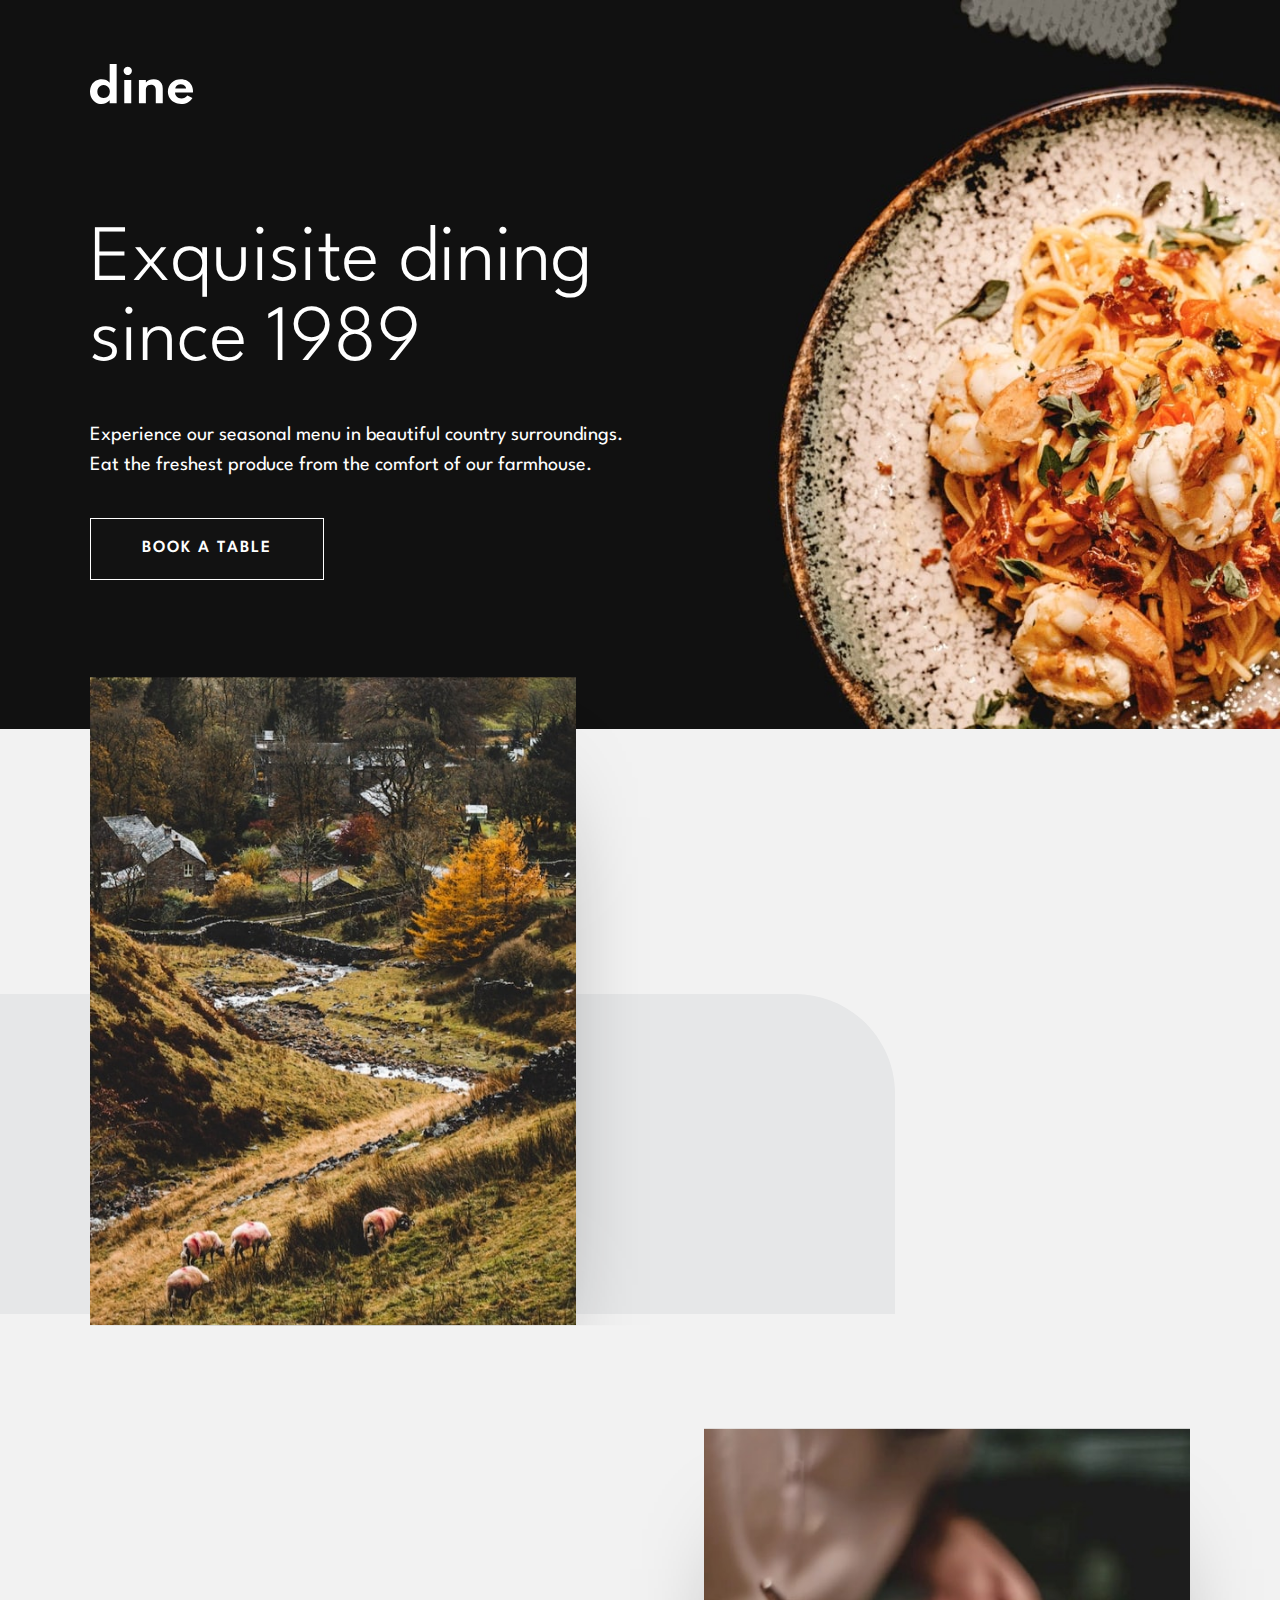
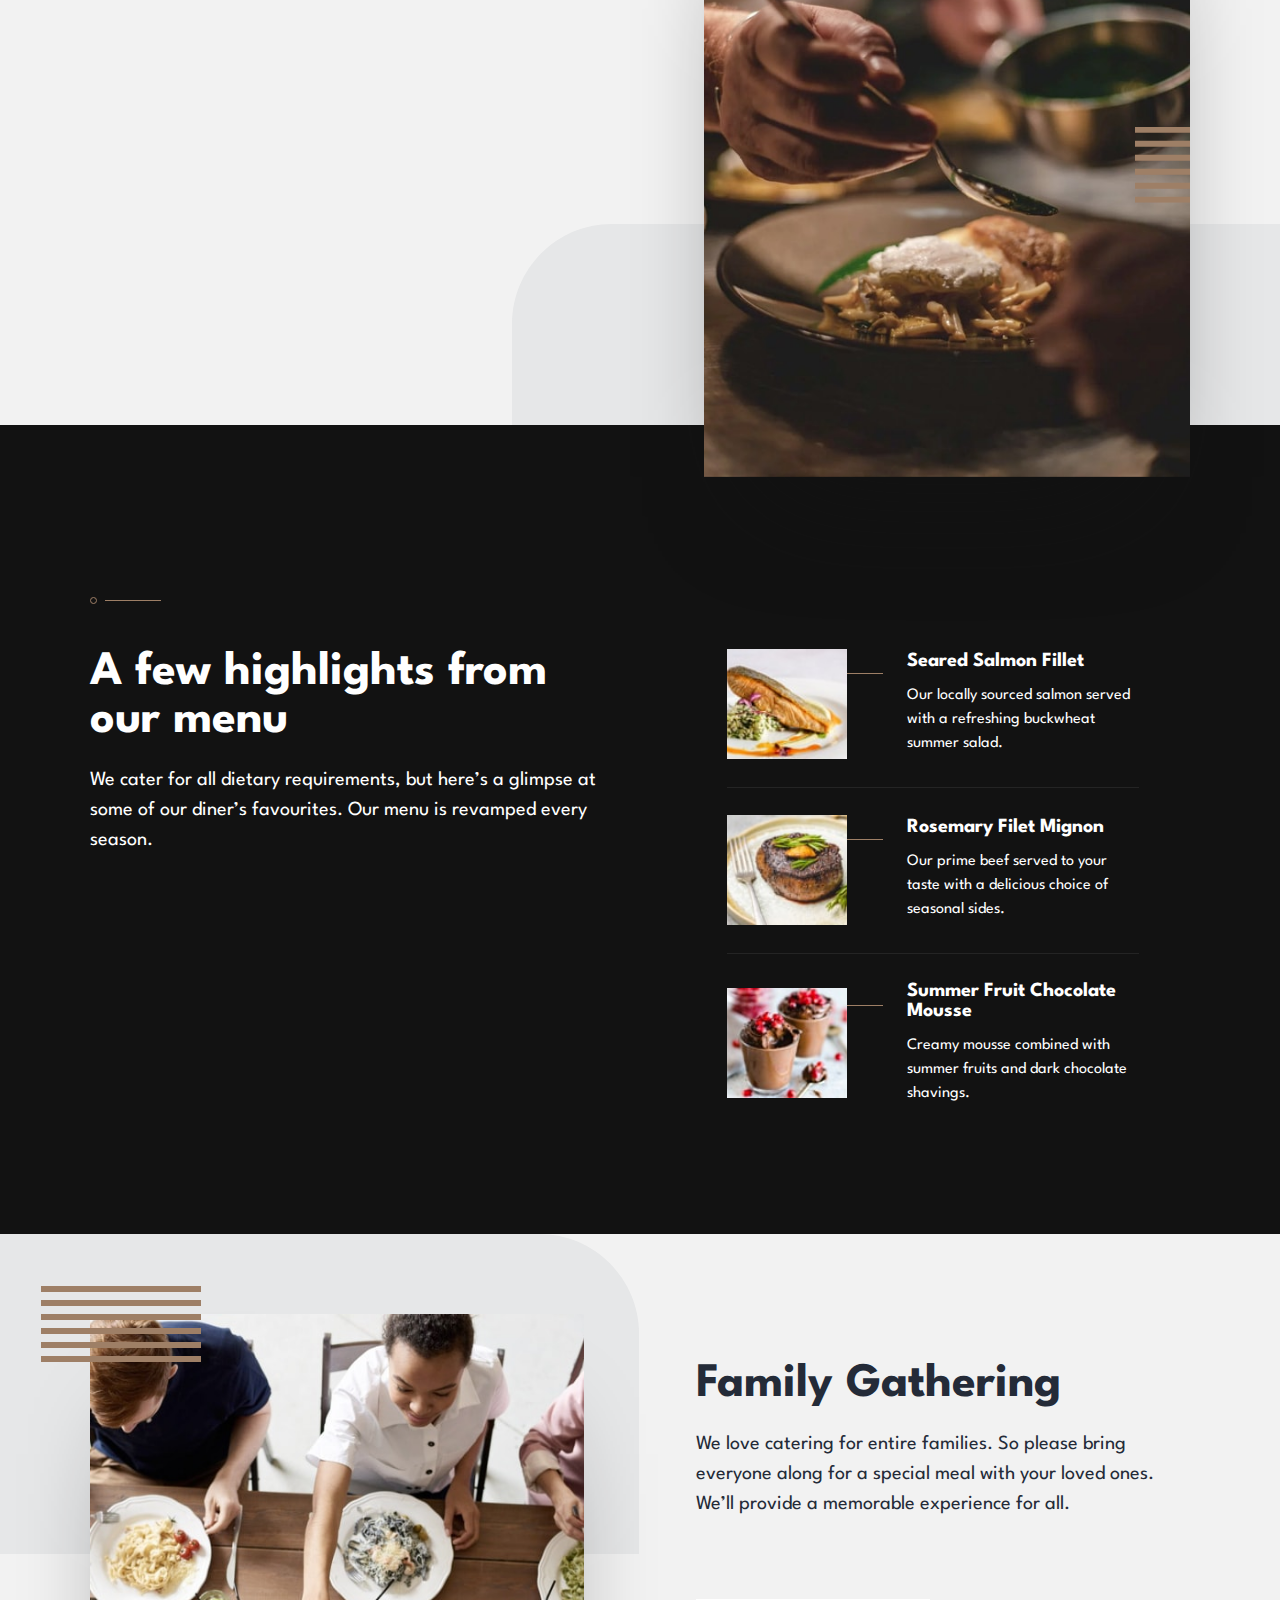
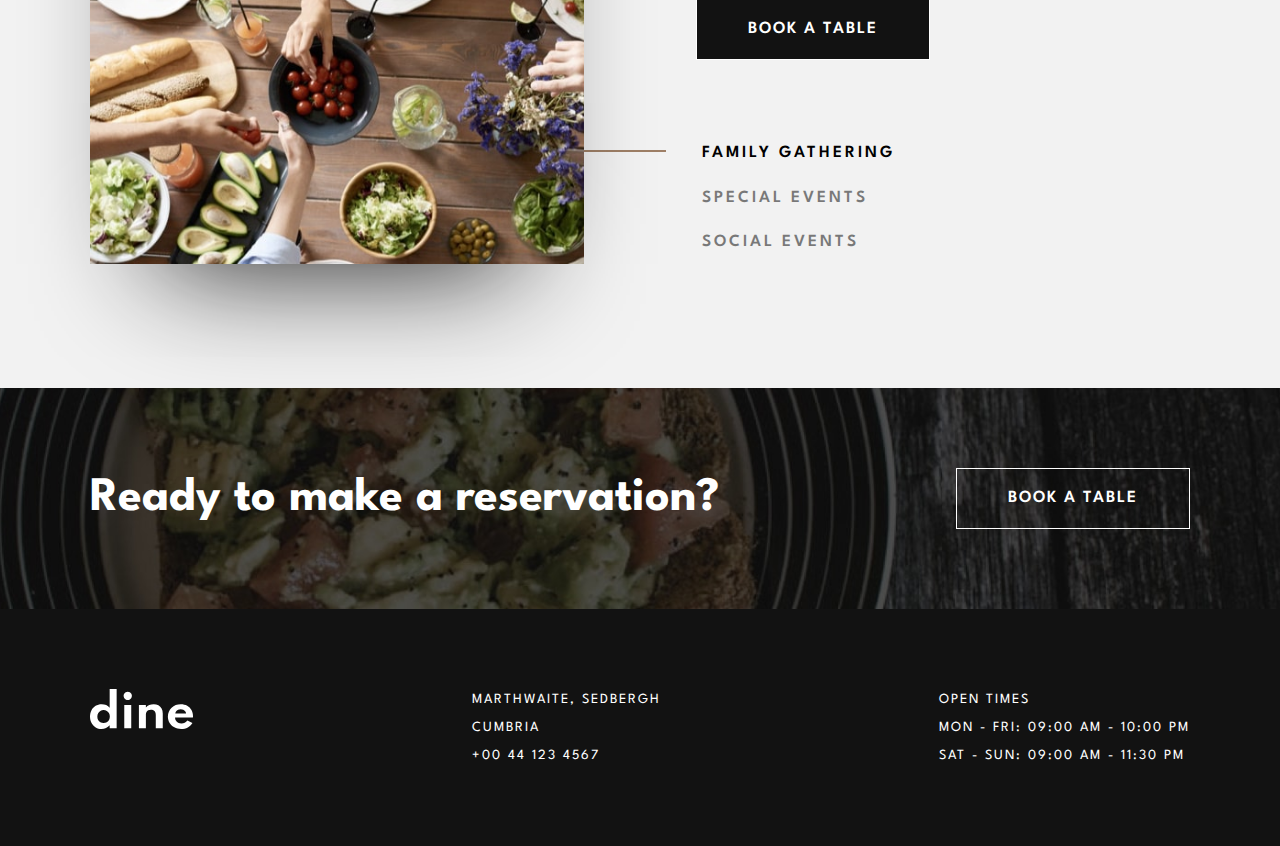
<file: index.html>
<!DOCTYPE html>
<html lang="en">

<head>
  <meta charset="UTF-8">
  <meta name="viewport" content="width=device-width, initial-scale=1.0">

  <link rel="preconnect" href="https://fonts.googleapis.com">
  <link rel="preconnect" href="https://fonts.gstatic.com" crossorigin>
  <link href="https://fonts.googleapis.com/css2?family=League+Spartan:wght@300;400;600;700&display=swap"
    rel="stylesheet">
  <link rel="icon" type="image/png" sizes="32x32" href="./images/favicon-32x32.png">

  <link href="./assets/css/fontawesome.css" rel="stylesheet">
  <link href="./assets/css/brands.css" rel="stylesheet">
  <link href="./assets/css/solid.css" rel="stylesheet">

  <link rel="stylesheet" href="./style.css">
  <link rel="stylesheet" href="./index.css">

  <title>Frontend Mentor | Dine Website Challenge</title>
</head>

<body>

  <header class="text-neutral-100" id="header">
    <div class="header-container">
      <div class="header-content | container">
        <img class="header-logo" src="./images/logo.svg" alt="page logo">
        <div class="header-info">
          <h1 class="fs-header">Exquisite dining since 1989</h1>
          <p>Experience our seasonal menu in beautiful country surroundings. Eat the freshest produce from
            the comfort of our farmhouse.</p>
          <a class="btn" href="./booking.html" target="_blank">Book a table</a>
        </div>
      </div>
      <div class="header-img">
        <picture>
          <source srcset="./images/homepage/hero-bg-desktop.jpg" media="(min-width: 60em)">
          <source srcset="./images/homepage/hero-bg-tablet.jpg" media="(min-width: 40em)">
          <img class="hero-img" src="./images/homepage/hero-bg-mobile.jpg" alt="spaghetti image">
        </picture>
      </div>
    </div>
  </header>

  <main>
    <!-- First Section -->
    <section class="first-section">
      <div class="container">
        <div class="description">
          <div class="description-content">
            <h2 class="fs-sub-header fw-700">Enjoyable place for all the family</h2>
            <p>Our relaxed surroundings make dining with us a great experience for everyone. We can even arrange
              a tour of the farm before your meal.</p>
          </div>
          <div class="description-img">
            <picture>
              <source srcset="./images/homepage/enjoyable-place-desktop.jpg" media="(min-width: 60em)">
              <source srcset="./images/homepage/enjoyable-place-tablet.jpg" media="(min-width: 40em)">
              <img class="river-img" src="./images/homepage/enjoyable-place-mobile.jpg"
                alt="river in the mountains image">
            </picture>
          </div>
        </div>
        <div class="description">
          <div class="description-content | from-left">
            <h2 class="fs-sub-header fw-700">The most locally sourced food</h2>
            <p>All our ingredients come directly from our farm or local fishery. So you can be sure that you’re
              eating the freshest, most sustainable food.</p>
          </div>
          <div class="description-img">
            <picture>
              <source srcset="./images/homepage/locally-sourced-desktop.jpg" media="(min-width: 60em)">
              <source srcset="./images/homepage/locally-sourced-tablet.jpg" media="(min-width: 40em)">
              <img class="lunch-img" src="./images/homepage/locally-sourced-mobile.jpg"
                alt="food on the table in a plate">
            </picture>
          </div>
        </div>
      </div>
    </section>
    <!-- End of First Section -->

    <!-- Second Section -->
    <section class="bg-neutral-900 text-neutral-100">
      <div class="container">
        <div class="highlights">
          <div class="highlight-info">
            <h2 class="fs-sub-header fw-700">A few highlights from our menu</h2>
            <p>We cater for all dietary requirements, but here’s a glimpse at some of our diner’s favourites.
              Our menu is revamped every season.</p>
          </div>
          <div class="highlight-collection">
            <!-- First Highlight -->
            <div class="highlight">
              <div class="highlight-img">
                <picture>
                  <source srcset="./images/homepage/salmon-desktop-tablet.jpg" media="(min-width: 40em)">
                  <img src="./images/homepage/salmon-mobile.jpg" alt="salmon with vegetables on a plate">
                </picture>
              </div>
              <div class="highlight-description">
                <h3 class="fw-bold fs-600">Seared Salmon Fillet</h3>
                <p class="fs-400">Our locally sourced salmon served with a refreshing buckwheat summer salad.</p>
              </div>
            </div>
            <!-- End of First Highlight -->
            <!-- Second Highlight -->
            <div class="highlight">
              <div class="highlight-img">
                <picture>
                  <source srcset="./images/homepage/beef-desktop-tablet.jpg" media="(min-width: 40em)">
                  <img src="./images/homepage/beef-mobile.jpg" alt="beef on a plate">
                </picture>
              </div>
              <div class="highlight-description">
                <h3 class="fw-bold fs-600">Rosemary Filet Mignon</h3>
                <p class="fs-400">Our prime beef served to your taste with a delicious choice of seasonal sides.</p>
              </div>
            </div>
            <!-- End of Second Highlight -->
            <!-- Third Highlight -->
            <div class="highlight">
              <div class="highlight-img">
                <picture>
                  <source srcset="./images/homepage/chocolate-desktop-tablet.jpg" media="(min-width: 40em)">
                  <img src="./images/homepage/chocolate-mobile.jpg" alt="dessert chocolade">
                </picture>
              </div>
              <div class="highlight-description">
                <h3 class="fw-bold fs-600">Summer Fruit Chocolate Mousse</h3>
                <p class="fs-400">Creamy mousse combined with summer fruits and dark chocolate shavings.</p>
              </div>
            </div>
            <!-- End of Third Highlight -->
          </div>
        </div>
      </div>
    </section>
    <!-- End of Second Section -->

    <!-- Third Section -->
    <section class="third-section">
      <div class="container">
        <!-- First Experience -->
        <div class="booking-experience booking-experience-family">
          <div class="experience-img">
            <picture>
              <source srcset="./images/homepage/family-gathering-desktop.jpg" media="(min-width: 60em)">
              <source srcset="./images/homepage/family-gathering-tablet.jpg" media="(min-width: 40em)">
              <img class="gathering-img" src="./images/homepage/family-gathering-mobile.jpg"
                alt="family gathering lunch">
            </picture>
          </div>
          <div class="experience-opportunity">
            <div class="experience-options | fs-500 fw-600 text-primary-300">
              <button class="family-gathering">Family Gathering</button>
              <button class="special-events" onclick="showSpecial()">Special Events</button>
              <button class="social-events" onclick="showSocial()">Social Events</button>
            </div>
            <div class="experience-info">
              <h2 class="fs-sub-header fw-700">Family Gathering</h2>
              <p>We love catering for entire families. So please bring everyone along for a special meal with your
                loved ones. We’ll provide a memorable experience for all.
              </p>
              <a class="btn" href="./booking.html" target="_blank">Book a table</a>
            </div>
          </div>
        </div>
        <!-- End of First Experience -->
        <!-- Second Experience -->
        <div class="booking-experience booking-experience-special" style="display: none;">
          <div class="experience-img">
            <picture>
              <source srcset="./images/homepage/special-events-desktop.jpg" media="(min-width: 60em)">
              <source srcset="./images/homepage/special-events-tablet.jpg" media="(min-width: 40em)">
              <img class="gathering-img" src="./images/homepage/special-events-mobile.jpg"
                alt="celebrating special family event">
            </picture>
          </div>
          <div class="experience-opportunity">
            <div class="experience-options | fs-500 fw-600 text-primary-300">
              <button class="family-gathering" onclick="showFamily()">Family Gathering</button>
              <button class="special-events">Special Events</button>
              <button class="social-events" onclick="showSocial()">Social Events</button>
            </div>
            <div class="experience-info">
              <h2 class="fs-sub-header fw-700">Special Events</h2>
              <p>Whether it’s a romantic dinner or special date you’re celebrating with others we’ll look after you.
                We’ll be sure to mark your special date with an unforgettable meal.</p>
              <a class="btn" href="./booking.html" target="_blank">Book a table</a>
            </div>
          </div>
        </div>
        <!-- End of Second Experience -->
        <!-- Third Experience -->
        <div class="booking-experience booking-experience-social" style="display: none;">
          <div class="experience-img">
            <picture>
              <source srcset="./images/homepage/social-events-desktop.jpg" media="(min-width: 60em)">
              <source srcset="./images/homepage/social-events-tablet.jpg" media="(min-width: 40em)">
              <img class="gathering-img" src="./images/homepage/social-events-mobile.jpg"
                alt="social event in the making">
            </picture>
          </div>
          <div class="experience-opportunity">
            <div class="experience-options | fs-500 fw-600 text-primary-300">
              <button class="family-gathering" onclick="showFamily()">Family Gathering</button>
              <button class="special-events" onclick="showSpecial()">Special Events</button>
              <button class="social-events">Social Events</button>
            </div>
            <div class="experience-info">
              <h2 class="fs-sub-header fw-700">Social Events</h2>
              <p>Are you looking to have a larger social event? No problem! We’re more than happy to cater for big
                parties. We’ll work with you to make your event a hit with everyone.</p>
              <a class="btn" href="./booking.html" target="_blank">Book a table</a>
            </div>
          </div>
        </div>
        <!-- End of Third Experience -->
      </div>
    </section>
    <!-- End of Third Section -->

    <!-- Fourth Section -->
    <section class="cta | text-neutral-100">
      <div class="container">
        <h2 class="fs-sub-header fw-700">Ready to make a reservation?</h2>
        <a class="btn btn-transparent" href="./booking.html" target="_blank">Book a table</a>
      </div>
    </section>
    <!-- End of Fourth Section -->


    <footer class="bg-neutral-900 text-neutral-100 fs-300">
      <div class="container">
        <img src="./images/logo.svg" alt="page logo">
        <div class="footer-info">
          <p>Marthwaite, Sedbergh</p>
          <p>Cumbria</p>
          <p>+00 44 123 4567</p>
        </div>
        <div class="footer-worktime">
          <p>Open Times</p>
          <p>Mon - Fri: 09:00 AM - 10:00 PM</p>
          <p>Sat - Sun: 09:00 AM - 11:30 PM</p>
        </div>
      </div>
    </footer>
  </main>

  <a href="#header" class="back-to-top">
    <i class="fa-solid fa-arrow-up fa-flip fa-lg" id="to-top-icon"></i>
  </a>

  <script src="./js/index.js"></script>
</body>

</html>
</file>
<file: style.css>
:root {
  --clr-accent-400: hsl(26, 22%, 51%);
  --clr-accent-500: hsl(0, 43%, 50%);

  --clr-neutral-900: hsl(0, 0%, 7%);
  --clr-neutral-200: hsl(0, 0%, 95%);
  --clr-neutral-100: hsl(0, 0%, 100%);

  --clr-primary-100: hsl(0, 0%, 56%);
  --clr-primary-200: hsl(216, 14%, 42%);
  --clr-primary-300: hsl(0, 0%, 30%);
  --clr-primary-400: hsl(219, 22%, 18%);
  --clr-primary-700: hsl(234, 30%, 13%);
  --clr-primary-800: hsl(0, 0%, 0%);

  --fw-300: 300;
  --fw-400: 400;
  --fw-600: 600;
  --fw-700: 700;

  --fs-300: 0.875rem;
  --fs-400: 1rem;
  --fs-500: 1.0625rem;
  --fs-600: 1.25rem;
  --fs-700: 2rem;

  --fs-header: 5rem;
  --fs-sub-header: 3rem;
  --fs-body: 1.25rem;

  --ff-primary: "League Spartan", sans-serif;
}

@media (max-width: 60em) {
  :root {
    --fs-header: 3rem;
  }
}
@media (max-width: 40em) {
  :root {
    --fs-header: 2rem;
    --fs-sub-header: 2rem;
    --fs-body: 1rem;
  }
}

*,
*::before,
*::after {
  box-sizing: border-box;
}
/*
  2. Remove default margin
*/
* {
  margin: 0;
}
/*
  3. Allow percentage-based heights in the application
*/
html,
body {
  height: 100%;
  scroll-behavior: smooth;
}
/*
  Typographic tweaks!
  4. Add accessible line-height
  5. Improve text rendering
*/
body {
  line-height: 1.5;
  -webkit-font-smoothing: antialiased;
  overflow-x: hidden;
}
/*
  6. Improve media defaults
*/
img,
picture,
video,
canvas,
svg {
  display: block;
  max-width: 100%;
}
/*
  7. Remove built-in form typography styles
*/
input,
button,
textarea,
select {
  font: inherit;
}
/*
  8. Avoid text overflows
*/
p,
h1,
h2,
h3,
h4,
h5,
h6 {
  overflow-wrap: break-word;
}
/*
  9. Create a root stacking context
*/
#root,
#__next {
  isolation: isolate;
}

/* Utility classes */

.text-accent-500 {
  color: var(--clr-accent-500);
}

.text-neutral-100 {
  color: var(--clr-neutral-100);
}
.text-neutral-900 {
  color: var(--clr-neutral-900);
}

.text-primary-200 {
  color: var(--clr-primary-200);
}
.text-primary-300 {
  color: var(--clr-primary-300);
}
.text-primary-400 {
  color: var(--clr-primary-400);
}
.text-primary-700 {
  color: var(--clr-primary-700);
}

.bg-accent-400 {
  background-color: var(--clr-accent-400);
}

.bg-neutral-100 {
  background-color: var(--clr-neutral-100);
}
.bg-neutral-900 {
  background-color: var(--clr-neutral-900);
}

.bg-primary-200 {
  background-color: var(--clr-primary-200);
}
.bg-primary-300 {
  background-color: var(--clr-primary-300);
}
.bg-primary-400 {
  background-color: var(--clr-primary-400);
}
.bg-primary-700 {
  background-color: var(--clr-primary-700);
}

.fw-300 {
  font-weight: var(--fw-300);
}
.fw-400 {
  font-weight: var(--fw-400);
}
.fw-600 {
  font-weight: var(--fw-600);
}
.fw-700 {
  font-weight: var(--fw-700);
}

.fs-300 {
  font-size: var(--fs-300);
}
.fs-400 {
  font-size: var(--fs-400);
}
.fs-500 {
  font-size: var(--fs-500);
}
.fs-600 {
  font-size: var(--fs-600);
}
.fs-700 {
  font-size: var(--fs-700);
}
.fs-800 {
  font-size: var(--fs-800);
}
.fs-header {
  font-size: var(--fs-header);
}
.fs-sub-header {
  font-size: var(--fs-sub-header);
}

.container {
  --side-padd: 1rem;

  width: min(1100px, 100% - var(--side-padd) * 2);
  margin-inline: auto;
}

/* General Styling */

body {
  font-family: var(--ff-primary);
  font-size: var(--fs-body);
  font-weight: var(--fw-400);
  color: var(--clr-primary-400);
  background-color: var(--clr-neutral-200);
}

h1,
h2,
h3 {
  line-height: 1;
}

h1 {
  font-weight: var(--fw-300);
}

.btn {
  text-decoration: none;
  font-size: var(--fs-500);
  background-color: var(--clr-neutral-900);
  color: var(--clr-neutral-100);
  text-transform: uppercase;
  font-weight: var(--fw-600);
  border: 1px solid var(--clr-neutral-100);
  padding: 1em 3em;
  letter-spacing: 2px;
  transition: all 700ms cubic-bezier(0.39, 0.575, 0.565, 1);
}

@media (min-width: 60em) {
  .btn:hover,
  .btn:focus-visible {
    box-shadow: inset 14em 0 0 0 var(--clr-neutral-100);
    color: var(--clr-neutral-900);
    border: 1px solid currentColor;
  }
}

/* Footer */

footer > .container {
  padding-block: 5rem;
  display: grid;
  grid-template-areas:
    "logo"
    "info"
    "worktime";
  gap: 2.5em;
  justify-content: center;
  text-align: center;
  text-transform: uppercase;
  letter-spacing: 2px;
}

footer > .container > img {
  margin-inline: auto;
  grid-area: logo;
}

.footer-info {
  grid-area: info;
}

.footer-info > * + * {
  margin-top: 0.5em;
}

.footer-worktime {
  grid-area: worktime;
}

.footer-worktime > * + * {
  margin-top: 0.5em;
}

@media (min-width: 40em) {
  footer > .container {
    grid-template-areas:
      "logo info"
      "logo worktime";
    justify-content: start;
    text-align: left;
  }
  footer > .container > img {
    margin-right: 8em;
  }
}

@media (min-width: 60em) {
  footer > .container {
    grid-template-areas: "logo info worktime";
    justify-content: space-between;
    text-align: left;
  }
  footer > .container > img {
    margin-right: 0;
  }
}
</file>
<file: index.css>
.header-container {
  display: grid;
  grid-template-rows: 1fr 70%;
  text-align: center;
}

.header-logo {
  margin-inline: auto;
  margin-bottom: 2rem;
}

.header-container > * {
  grid-column: 1 / 2;
}

.header-content {
  z-index: 2;
  grid-row: 2 / 3;
}

@media (min-width: 40em) {
  .header-content {
    margin-top: 4rem;
  }
  .header-info {
    max-width: 58ch;
    margin-inline: auto;
  }
}

@media (min-width: 60em) {
  .header-container {
    text-align: left;
  }
  .header-logo {
    margin: 0;
  }
  .header-content {
    grid-row: 1 / 3;
  }
}

.header-info {
  display: grid;
}

.header-info * {
  animation: fadeInUp 900ms ease;
  animation-fill-mode: both;
}

.header-info h1 {
  margin-bottom: 0.5em;
}

.header-info a {
  margin-top: 2.5em;
  max-width: fit-content;
  margin-inline: auto;
}

.header-img {
  z-index: -1;
  grid-row: 1 / 5;
}

.hero-img {
  min-width: 100%;
}

@media (max-width: 60em) {
  .hero-img {
    max-height: 900px;
    object-fit: cover;
    object-position: 50% 20%;
  }
}

@media (max-width: 40em) {
  .hero-img {
    max-height: 700px;
    object-fit: cover;
    object-position: 50% 20%;
  }
}

@media (min-width: 60em) {
  .header-content {
    display: grid;
  }
  .header-info {
    margin-bottom: 10%;
    margin-inline: initial;
    max-height: 400px;
    max-width: 45ch;
  }
  .header-info h1 {
    margin: 0;
  }
  .header-info a {
    margin-inline: 0;
    margin-top: 0;
    align-self: start;
  }
  .hero-img {
    min-height: 650px;
  }
  .header-logo {
    align-self: start;
  }
}

@keyframes fadeInUp {
  0% {
    opacity: 0;
    transform: translateY(100px);
  }
  100% {
    opacity: 1;
    transform: translateY(0);
  }
}

/* First section */

.description {
  display: flex;
  flex-direction: column;
  gap: 6rem;
  align-items: center;
  text-align: center;
  position: relative;
}

.description:first-child {
  transform: translateY(-10%);
  overflow-x: hidden;
}

.description:last-child {
  margin-bottom: 7rem;
}

@media (min-width: 40em) {
  .header-content {
    margin-top: 4rem;
  }
  .description:first-child {
    transform: translateY(-15%);
  }
}

@media (min-width: 60em) {
  .description {
    flex-direction: row;
    text-align: left;
    gap: 8rem;
  }
  .description > * {
    flex-basis: 100%;
  }
  .description:first-child {
    transform: translateY(-8%);
  }
  .description:last-child {
    margin-bottom: 0;
    transform: translateY(8%);
  }
  .description-content {
    transform: translateY(30%);
  }
}

.description-content {
  order: 2;
  position: relative;
  max-width: 45ch;
  opacity: 0;
  transform: translateX(200px);
  transition: transform 1000ms ease-out, opacity 1250ms ease-out;
}

.from-left {
  transform: translateX(-200px);
}

.visible.description-content {
  opacity: 1;
  transform: translateX(0);
}

.description-content::before {
  content: "";
  background-image: url("./images/patterns/pattern-divide.svg");
  position: absolute;
  inset: -3rem 0 0 calc(50% - 35px);
  background-repeat: no-repeat;
}

.description-content > * + * {
  margin-top: 1em;
}

.description-img {
  order: 1;
  box-shadow: 0 70px 120px -70px var(--clr-neutral-900);
}

@media (min-width: 40em) {
  main {
    position: relative;
  }
  .first-section::before {
    content: "";
    background-image: url("./images/patterns/pattern-curve-top-right.svg");
    background-repeat: no-repeat;
    position: absolute;
    z-index: -1;
    inset: 4% 50% 0 0;
  }
  .first-section::after {
    content: "";
    background-image: url("./images/patterns/pattern-curve-top-left.svg");
    background-repeat: no-repeat;
    position: absolute;
    z-index: -1;
    inset: 37% 0 0 50%;
  }
  .description:last-child .description-img::after {
    content: "";
    background-image: url("./images/patterns/pattern-lines.svg");
    background-repeat: no-repeat;
    position: absolute;
    inset: 40% 0 0 75%;
    z-index: 1;
  }
}

@media (min-width: 60em) {
  .first-section::before {
    inset: 8% 0 0 0;
  }
  .first-section::after {
    inset: 33% 0 0 40%;
  }
  .description:last-child .description-content {
    order: 1;
  }
  .description-content::before {
    inset: -3rem 0 0 0;
  }
  .description:last-child .description-img::after {
    inset: 46% 0 0 95%;
  }
}

@media (min-width: 85em) {
  .description:last-child .description-img::after {
    width: 160px;
  }
}

@media (min-width: 140em) {
  .first-section::after {
    inset: 30% 0 0 70%;
  }
}

/* Second Section */

.highlights {
  display: flex;
  flex-direction: column;
  gap: 4.5rem;
  text-align: center;
  padding-block: 8rem 6rem;
}

.highlight-info > * + * {
  margin-top: 1em;
}

.highlight-info h2 {
  position: relative;
}

.highlight-info h2::before {
  content: "";
  background-image: url("./images/patterns/pattern-divide.svg");
  background-repeat: no-repeat;
  position: absolute;
  inset: -3.25rem 0 0 calc(50% - 35px);
}

.highlight-collection > * + * {
  margin-top: 6rem;
  position: relative;
}

.highlight-collection > * + *::before {
  content: "";
  position: absolute;
  inset: -1.75rem 0 0;
  border-top: 1px solid;
  border-top-color: var(--clr-primary-100);
  opacity: 0.15;
}

.highlight {
  display: flex;
  flex-direction: column;
  align-items: center;
  gap: 2.5rem;
}

.highlight-description {
  max-width: 40ch;
}

@media (min-width: 40em) {
  .highlight-collection > * + * {
    margin-top: 3.5rem;
  }
  .highlight {
    flex-direction: row;
    gap: 3.75rem;
    max-width: 80%;
    margin-inline: auto;
    position: relative;
    isolation: isolate;
  }
  .highlight::after {
    content: "";
    background-image: url("./images/patterns/pattern-lines.svg");
    background-repeat: no-repeat;
    position: absolute;
    z-index: -1;
    inset: 1rem 0 0 0rem;
    height: 1.5px;
    width: 30%;
  }
  .highlight-img > * > * {
    min-width: 120px;
    object-fit: cover;
  }
  .highlight-description {
    text-align: left;
  }
}

.highlight-description > * + * {
  margin-top: 0.8125em;
}

@media (min-width: 60em) {
  .highlights {
    flex-direction: row;
    text-align: left;
    padding-block: 14rem 8rem;
  }
  .highlights > * {
    flex-basis: 100%;
  }
  .highlight-info h2::before {
    inset: -3.25rem 0 0 0;
  }
  .highlight::after {
    inset: 1.5rem 0 0 2rem;
  }
  .highlight-img > * > * {
    min-height: clamp(100px, 110px, 120px);
  }
}

/* Third Section */

.third-section {
  position: relative;
}

.booking-experience {
  display: flex;
  flex-direction: column;
  gap: 3em;
  align-items: center;
  text-align: center;
  margin-block: 5rem 7.75rem;
  animation: fadeIn 150ms ease;
}

@keyframes fadeIn {
  0% {
    opacity: 0;
  }
  100% {
    opacity: 1;
  }
}

.experience-img {
  position: relative;
  box-shadow: 0 70px 120px -70px var(--clr-neutral-900);
}

.experience-options {
  display: flex;
  flex-direction: column;
  gap: 1.75em;
}

@media (min-width: 40em) {
  .experience-img::before {
    content: "";
    position: absolute;
    inset: -10% 0 0 -10%;
    background-image: url("./images/patterns/pattern-lines.svg");
    background-repeat: no-repeat;
  }
  .third-section::before {
    content: "";
    position: absolute;
    z-index: -1;
    inset: -5rem 0 0 -70%;
    background-image: url("./images/patterns/pattern-curve-top-right.svg");
    background-repeat: no-repeat;
  }
  .experience-options {
    flex-direction: row;
    gap: 1em;
    justify-content: space-between;
  }
}

@media (min-width: 60em) {
  .third-section::before {
    inset: -5rem 0 0 -20%;
  }
  .booking-experience {
    flex-direction: row;
    text-align: left;
    gap: 7rem;
  }
  .booking-experience > * {
    flex-basis: 100%;
  }
  .experience-img::before {
    inset: -5% 0 0 -10%;
  }
  .experience-opportunity {
    display: flex;
    flex-direction: column-reverse;
  }
  .experience-options {
    flex-direction: column;
    align-items: start;
    margin-top: 5rem;
  }
}

.experience-options > button {
  cursor: pointer;
  background-color: transparent;
  border: 0;
  text-transform: uppercase;
  letter-spacing: 3px;
  position: relative;
}

.experience-options > button::after {
  content: "";
  background-image: url("./images/patterns/pattern-lines.svg");
  background-repeat: no-repeat;
  position: absolute;
  z-index: -1;
  inset: 1.75rem 0 0 calc(50% - 5%);
  height: 2px;
  width: 10%;
}

.experience-options > button[onclick] {
  opacity: 0.5;
}

.experience-options > button[onclick]::after {
  display: none;
}

.experience-info {
  margin-top: 2em;
  display: grid;
  gap: 1em;
}

.experience-info > .btn {
  width: fit-content;
  margin-inline: auto;
}

@media (min-width: 40em) {
  .experience-options > button::after {
    inset: 2rem 0 0 calc(50% - 11%);
    width: 22%;
  }
  .experience-info {
    max-width: 50ch;
    margin-inline: auto;
  }
  .experience-info > .btn {
    margin-top: 3.75rem;
  }
}

@media (min-width: 60em) {
  .experience-options > button:hover,
  .experience-options > button:focus {
    opacity: 1;
  }
  .experience-options > button::after {
    inset: calc(50% - 0.25em) 0 0 -7rem;
    width: 40%;
  }
  .experience-info > .btn {
    margin-inline: 0;
  }
  .experience-img > * > * {
    min-height: 550px;
    object-fit: cover;
  }
}

/* Fourth Section */

.cta {
  padding-block: 5rem;
  background-image: url("./images/homepage/ready-bg-mobile.jpg");
  background-repeat: no-repeat;
  background-size: cover;
  background-position: center center;
}

@media (min-width: 40em) {
  .cta {
    background-image: url("./images/homepage/ready-bg-tablet.jpg");
  }
}

.cta > .container {
  display: flex;
  flex-direction: column;
  gap: 1.5em;
  align-items: center;
  text-align: center;
}

.btn-transparent {
  background-color: transparent;
}

@media (min-width: 60em) {
  .cta {
    background-image: url("./images/homepage/ready-bg-desktop.jpg");
  }
  .cta > .container {
    flex-direction: row;
    justify-content: space-between;
  }
}

/* Arrow Up Icon */

.back-to-top {
  position: fixed;
  z-index: 9999;
  right: 2rem;
  bottom: 5rem;
  background-color: var(--clr-neutral-100);
  outline: 3px solid var(--clr-neutral-900);
  width: 2.25rem;
  aspect-ratio: 1 / 1.25;
  opacity: 0;
  scale: 1;
  transition: opacity 400ms cubic-bezier(0.55, 0.055, 0.675, 0.19),
    scale 400ms ease;
}

.back-to-top:hover {
  scale: 1.2;
}

.visible.back-to-top {
  opacity: 1;
}

#to-top-icon {
  color: var(--clr-neutral-900);
  position: absolute;
  left: 9px;
  top: 21px;
}
</file>
<file: assets/css/brands.css>
/*!
 * Font Awesome Free 6.4.0 by @fontawesome - https://fontawesome.com
 * License - https://fontawesome.com/license/free (Icons: CC BY 4.0, Fonts: SIL OFL 1.1, Code: MIT License)
 * Copyright 2023 Fonticons, Inc.
 */
:root, :host {
  --fa-style-family-brands: 'Font Awesome 6 Brands';
  --fa-font-brands: normal 400 1em/1 'Font Awesome 6 Brands'; }

@font-face {
  font-family: 'Font Awesome 6 Brands';
  font-style: normal;
  font-weight: 400;
  font-display: block;
  src: url("../webfonts/fa-brands-400.woff2") format("woff2"), url("../webfonts/fa-brands-400.ttf") format("truetype"); }

.fab,
.fa-brands {
  font-weight: 400; }

.fa-monero:before {
  content: "\f3d0"; }

.fa-hooli:before {
  content: "\f427"; }

.fa-yelp:before {
  content: "\f1e9"; }

.fa-cc-visa:before {
  content: "\f1f0"; }

.fa-lastfm:before {
  content: "\f202"; }

.fa-shopware:before {
  content: "\f5b5"; }

.fa-creative-commons-nc:before {
  content: "\f4e8"; }

.fa-aws:before {
  content: "\f375"; }

.fa-redhat:before {
  content: "\f7bc"; }

.fa-yoast:before {
  content: "\f2b1"; }

.fa-cloudflare:before {
  content: "\e07d"; }

.fa-ups:before {
  content: "\f7e0"; }

.fa-wpexplorer:before {
  content: "\f2de"; }

.fa-dyalog:before {
  content: "\f399"; }

.fa-bity:before {
  content: "\f37a"; }

.fa-stackpath:before {
  content: "\f842"; }

.fa-buysellads:before {
  content: "\f20d"; }

.fa-first-order:before {
  content: "\f2b0"; }

.fa-modx:before {
  content: "\f285"; }

.fa-guilded:before {
  content: "\e07e"; }

.fa-vnv:before {
  content: "\f40b"; }

.fa-square-js:before {
  content: "\f3b9"; }

.fa-js-square:before {
  content: "\f3b9"; }

.fa-microsoft:before {
  content: "\f3ca"; }

.fa-qq:before {
  content: "\f1d6"; }

.fa-orcid:before {
  content: "\f8d2"; }

.fa-java:before {
  content: "\f4e4"; }

.fa-invision:before {
  content: "\f7b0"; }

.fa-creative-commons-pd-alt:before {
  content: "\f4ed"; }

.fa-centercode:before {
  content: "\f380"; }

.fa-glide-g:before {
  content: "\f2a6"; }

.fa-drupal:before {
  content: "\f1a9"; }

.fa-hire-a-helper:before {
  content: "\f3b0"; }

.fa-creative-commons-by:before {
  content: "\f4e7"; }

.fa-unity:before {
  content: "\e049"; }

.fa-whmcs:before {
  content: "\f40d"; }

.fa-rocketchat:before {
  content: "\f3e8"; }

.fa-vk:before {
  content: "\f189"; }

.fa-untappd:before {
  content: "\f405"; }

.fa-mailchimp:before {
  content: "\f59e"; }

.fa-css3-alt:before {
  content: "\f38b"; }

.fa-square-reddit:before {
  content: "\f1a2"; }

.fa-reddit-square:before {
  content: "\f1a2"; }

.fa-vimeo-v:before {
  content: "\f27d"; }

.fa-contao:before {
  content: "\f26d"; }

.fa-square-font-awesome:before {
  content: "\e5ad"; }

.fa-deskpro:before {
  content: "\f38f"; }

.fa-sistrix:before {
  content: "\f3ee"; }

.fa-square-instagram:before {
  content: "\e055"; }

.fa-instagram-square:before {
  content: "\e055"; }

.fa-battle-net:before {
  content: "\f835"; }

.fa-the-red-yeti:before {
  content: "\f69d"; }

.fa-square-hacker-news:before {
  content: "\f3af"; }

.fa-hacker-news-square:before {
  content: "\f3af"; }

.fa-edge:before {
  content: "\f282"; }

.fa-napster:before {
  content: "\f3d2"; }

.fa-square-snapchat:before {
  content: "\f2ad"; }

.fa-snapchat-square:before {
  content: "\f2ad"; }

.fa-google-plus-g:before {
  content: "\f0d5"; }

.fa-artstation:before {
  content: "\f77a"; }

.fa-markdown:before {
  content: "\f60f"; }

.fa-sourcetree:before {
  content: "\f7d3"; }

.fa-google-plus:before {
  content: "\f2b3"; }

.fa-diaspora:before {
  content: "\f791"; }

.fa-foursquare:before {
  content: "\f180"; }

.fa-stack-overflow:before {
  content: "\f16c"; }

.fa-github-alt:before {
  content: "\f113"; }

.fa-phoenix-squadron:before {
  content: "\f511"; }

.fa-pagelines:before {
  content: "\f18c"; }

.fa-algolia:before {
  content: "\f36c"; }

.fa-red-river:before {
  content: "\f3e3"; }

.fa-creative-commons-sa:before {
  content: "\f4ef"; }

.fa-safari:before {
  content: "\f267"; }

.fa-google:before {
  content: "\f1a0"; }

.fa-square-font-awesome-stroke:before {
  content: "\f35c"; }

.fa-font-awesome-alt:before {
  content: "\f35c"; }

.fa-atlassian:before {
  content: "\f77b"; }

.fa-linkedin-in:before {
  content: "\f0e1"; }

.fa-digital-ocean:before {
  content: "\f391"; }

.fa-nimblr:before {
  content: "\f5a8"; }

.fa-chromecast:before {
  content: "\f838"; }

.fa-evernote:before {
  content: "\f839"; }

.fa-hacker-news:before {
  content: "\f1d4"; }

.fa-creative-commons-sampling:before {
  content: "\f4f0"; }

.fa-adversal:before {
  content: "\f36a"; }

.fa-creative-commons:before {
  content: "\f25e"; }

.fa-watchman-monitoring:before {
  content: "\e087"; }

.fa-fonticons:before {
  content: "\f280"; }

.fa-weixin:before {
  content: "\f1d7"; }

.fa-shirtsinbulk:before {
  content: "\f214"; }

.fa-codepen:before {
  content: "\f1cb"; }

.fa-git-alt:before {
  content: "\f841"; }

.fa-lyft:before {
  content: "\f3c3"; }

.fa-rev:before {
  content: "\f5b2"; }

.fa-windows:before {
  content: "\f17a"; }

.fa-wizards-of-the-coast:before {
  content: "\f730"; }

.fa-square-viadeo:before {
  content: "\f2aa"; }

.fa-viadeo-square:before {
  content: "\f2aa"; }

.fa-meetup:before {
  content: "\f2e0"; }

.fa-centos:before {
  content: "\f789"; }

.fa-adn:before {
  content: "\f170"; }

.fa-cloudsmith:before {
  content: "\f384"; }

.fa-pied-piper-alt:before {
  content: "\f1a8"; }

.fa-square-dribbble:before {
  content: "\f397"; }

.fa-dribbble-square:before {
  content: "\f397"; }

.fa-codiepie:before {
  content: "\f284"; }

.fa-node:before {
  content: "\f419"; }

.fa-mix:before {
  content: "\f3cb"; }

.fa-steam:before {
  content: "\f1b6"; }

.fa-cc-apple-pay:before {
  content: "\f416"; }

.fa-scribd:before {
  content: "\f28a"; }

.fa-openid:before {
  content: "\f19b"; }

.fa-instalod:before {
  content: "\e081"; }

.fa-expeditedssl:before {
  content: "\f23e"; }

.fa-sellcast:before {
  content: "\f2da"; }

.fa-square-twitter:before {
  content: "\f081"; }

.fa-twitter-square:before {
  content: "\f081"; }

.fa-r-project:before {
  content: "\f4f7"; }

.fa-delicious:before {
  content: "\f1a5"; }

.fa-freebsd:before {
  content: "\f3a4"; }

.fa-vuejs:before {
  content: "\f41f"; }

.fa-accusoft:before {
  content: "\f369"; }

.fa-ioxhost:before {
  content: "\f208"; }

.fa-fonticons-fi:before {
  content: "\f3a2"; }

.fa-app-store:before {
  content: "\f36f"; }

.fa-cc-mastercard:before {
  content: "\f1f1"; }

.fa-itunes-note:before {
  content: "\f3b5"; }

.fa-golang:before {
  content: "\e40f"; }

.fa-kickstarter:before {
  content: "\f3bb"; }

.fa-grav:before {
  content: "\f2d6"; }

.fa-weibo:before {
  content: "\f18a"; }

.fa-uncharted:before {
  content: "\e084"; }

.fa-firstdraft:before {
  content: "\f3a1"; }

.fa-square-youtube:before {
  content: "\f431"; }

.fa-youtube-square:before {
  content: "\f431"; }

.fa-wikipedia-w:before {
  content: "\f266"; }

.fa-wpressr:before {
  content: "\f3e4"; }

.fa-rendact:before {
  content: "\f3e4"; }

.fa-angellist:before {
  content: "\f209"; }

.fa-galactic-republic:before {
  content: "\f50c"; }

.fa-nfc-directional:before {
  content: "\e530"; }

.fa-skype:before {
  content: "\f17e"; }

.fa-joget:before {
  content: "\f3b7"; }

.fa-fedora:before {
  content: "\f798"; }

.fa-stripe-s:before {
  content: "\f42a"; }

.fa-meta:before {
  content: "\e49b"; }

.fa-laravel:before {
  content: "\f3bd"; }

.fa-hotjar:before {
  content: "\f3b1"; }

.fa-bluetooth-b:before {
  content: "\f294"; }

.fa-sticker-mule:before {
  content: "\f3f7"; }

.fa-creative-commons-zero:before {
  content: "\f4f3"; }

.fa-hips:before {
  content: "\f452"; }

.fa-behance:before {
  content: "\f1b4"; }

.fa-reddit:before {
  content: "\f1a1"; }

.fa-discord:before {
  content: "\f392"; }

.fa-chrome:before {
  content: "\f268"; }

.fa-app-store-ios:before {
  content: "\f370"; }

.fa-cc-discover:before {
  content: "\f1f2"; }

.fa-wpbeginner:before {
  content: "\f297"; }

.fa-confluence:before {
  content: "\f78d"; }

.fa-mdb:before {
  content: "\f8ca"; }

.fa-dochub:before {
  content: "\f394"; }

.fa-accessible-icon:before {
  content: "\f368"; }

.fa-ebay:before {
  content: "\f4f4"; }

.fa-amazon:before {
  content: "\f270"; }

.fa-unsplash:before {
  content: "\e07c"; }

.fa-yarn:before {
  content: "\f7e3"; }

.fa-square-steam:before {
  content: "\f1b7"; }

.fa-steam-square:before {
  content: "\f1b7"; }

.fa-500px:before {
  content: "\f26e"; }

.fa-square-vimeo:before {
  content: "\f194"; }

.fa-vimeo-square:before {
  content: "\f194"; }

.fa-asymmetrik:before {
  content: "\f372"; }

.fa-font-awesome:before {
  content: "\f2b4"; }

.fa-font-awesome-flag:before {
  content: "\f2b4"; }

.fa-font-awesome-logo-full:before {
  content: "\f2b4"; }

.fa-gratipay:before {
  content: "\f184"; }

.fa-apple:before {
  content: "\f179"; }

.fa-hive:before {
  content: "\e07f"; }

.fa-gitkraken:before {
  content: "\f3a6"; }

.fa-keybase:before {
  content: "\f4f5"; }

.fa-apple-pay:before {
  content: "\f415"; }

.fa-padlet:before {
  content: "\e4a0"; }

.fa-amazon-pay:before {
  content: "\f42c"; }

.fa-square-github:before {
  content: "\f092"; }

.fa-github-square:before {
  content: "\f092"; }

.fa-stumbleupon:before {
  content: "\f1a4"; }

.fa-fedex:before {
  content: "\f797"; }

.fa-phoenix-framework:before {
  content: "\f3dc"; }

.fa-shopify:before {
  content: "\e057"; }

.fa-neos:before {
  content: "\f612"; }

.fa-hackerrank:before {
  content: "\f5f7"; }

.fa-researchgate:before {
  content: "\f4f8"; }

.fa-swift:before {
  content: "\f8e1"; }

.fa-angular:before {
  content: "\f420"; }

.fa-speakap:before {
  content: "\f3f3"; }

.fa-angrycreative:before {
  content: "\f36e"; }

.fa-y-combinator:before {
  content: "\f23b"; }

.fa-empire:before {
  content: "\f1d1"; }

.fa-envira:before {
  content: "\f299"; }

.fa-square-gitlab:before {
  content: "\e5ae"; }

.fa-gitlab-square:before {
  content: "\e5ae"; }

.fa-studiovinari:before {
  content: "\f3f8"; }

.fa-pied-piper:before {
  content: "\f2ae"; }

.fa-wordpress:before {
  content: "\f19a"; }

.fa-product-hunt:before {
  content: "\f288"; }

.fa-firefox:before {
  content: "\f269"; }

.fa-linode:before {
  content: "\f2b8"; }

.fa-goodreads:before {
  content: "\f3a8"; }

.fa-square-odnoklassniki:before {
  content: "\f264"; }

.fa-odnoklassniki-square:before {
  content: "\f264"; }

.fa-jsfiddle:before {
  content: "\f1cc"; }

.fa-sith:before {
  content: "\f512"; }

.fa-themeisle:before {
  content: "\f2b2"; }

.fa-page4:before {
  content: "\f3d7"; }

.fa-hashnode:before {
  content: "\e499"; }

.fa-react:before {
  content: "\f41b"; }

.fa-cc-paypal:before {
  content: "\f1f4"; }

.fa-squarespace:before {
  content: "\f5be"; }

.fa-cc-stripe:before {
  content: "\f1f5"; }

.fa-creative-commons-share:before {
  content: "\f4f2"; }

.fa-bitcoin:before {
  content: "\f379"; }

.fa-keycdn:before {
  content: "\f3ba"; }

.fa-opera:before {
  content: "\f26a"; }

.fa-itch-io:before {
  content: "\f83a"; }

.fa-umbraco:before {
  content: "\f8e8"; }

.fa-galactic-senate:before {
  content: "\f50d"; }

.fa-ubuntu:before {
  content: "\f7df"; }

.fa-draft2digital:before {
  content: "\f396"; }

.fa-stripe:before {
  content: "\f429"; }

.fa-houzz:before {
  content: "\f27c"; }

.fa-gg:before {
  content: "\f260"; }

.fa-dhl:before {
  content: "\f790"; }

.fa-square-pinterest:before {
  content: "\f0d3"; }

.fa-pinterest-square:before {
  content: "\f0d3"; }

.fa-xing:before {
  content: "\f168"; }

.fa-blackberry:before {
  content: "\f37b"; }

.fa-creative-commons-pd:before {
  content: "\f4ec"; }

.fa-playstation:before {
  content: "\f3df"; }

.fa-quinscape:before {
  content: "\f459"; }

.fa-less:before {
  content: "\f41d"; }

.fa-blogger-b:before {
  content: "\f37d"; }

.fa-opencart:before {
  content: "\f23d"; }

.fa-vine:before {
  content: "\f1ca"; }

.fa-paypal:before {
  content: "\f1ed"; }

.fa-gitlab:before {
  content: "\f296"; }

.fa-typo3:before {
  content: "\f42b"; }

.fa-reddit-alien:before {
  content: "\f281"; }

.fa-yahoo:before {
  content: "\f19e"; }

.fa-dailymotion:before {
  content: "\e052"; }

.fa-affiliatetheme:before {
  content: "\f36b"; }

.fa-pied-piper-pp:before {
  content: "\f1a7"; }

.fa-bootstrap:before {
  content: "\f836"; }

.fa-odnoklassniki:before {
  content: "\f263"; }

.fa-nfc-symbol:before {
  content: "\e531"; }

.fa-ethereum:before {
  content: "\f42e"; }

.fa-speaker-deck:before {
  content: "\f83c"; }

.fa-creative-commons-nc-eu:before {
  content: "\f4e9"; }

.fa-patreon:before {
  content: "\f3d9"; }

.fa-avianex:before {
  content: "\f374"; }

.fa-ello:before {
  content: "\f5f1"; }

.fa-gofore:before {
  content: "\f3a7"; }

.fa-bimobject:before {
  content: "\f378"; }

.fa-facebook-f:before {
  content: "\f39e"; }

.fa-square-google-plus:before {
  content: "\f0d4"; }

.fa-google-plus-square:before {
  content: "\f0d4"; }

.fa-mandalorian:before {
  content: "\f50f"; }

.fa-first-order-alt:before {
  content: "\f50a"; }

.fa-osi:before {
  content: "\f41a"; }

.fa-google-wallet:before {
  content: "\f1ee"; }

.fa-d-and-d-beyond:before {
  content: "\f6ca"; }

.fa-periscope:before {
  content: "\f3da"; }

.fa-fulcrum:before {
  content: "\f50b"; }

.fa-cloudscale:before {
  content: "\f383"; }

.fa-forumbee:before {
  content: "\f211"; }

.fa-mizuni:before {
  content: "\f3cc"; }

.fa-schlix:before {
  content: "\f3ea"; }

.fa-square-xing:before {
  content: "\f169"; }

.fa-xing-square:before {
  content: "\f169"; }

.fa-bandcamp:before {
  content: "\f2d5"; }

.fa-wpforms:before {
  content: "\f298"; }

.fa-cloudversify:before {
  content: "\f385"; }

.fa-usps:before {
  content: "\f7e1"; }

.fa-megaport:before {
  content: "\f5a3"; }

.fa-magento:before {
  content: "\f3c4"; }

.fa-spotify:before {
  content: "\f1bc"; }

.fa-optin-monster:before {
  content: "\f23c"; }

.fa-fly:before {
  content: "\f417"; }

.fa-aviato:before {
  content: "\f421"; }

.fa-itunes:before {
  content: "\f3b4"; }

.fa-cuttlefish:before {
  content: "\f38c"; }

.fa-blogger:before {
  content: "\f37c"; }

.fa-flickr:before {
  content: "\f16e"; }

.fa-viber:before {
  content: "\f409"; }

.fa-soundcloud:before {
  content: "\f1be"; }

.fa-digg:before {
  content: "\f1a6"; }

.fa-tencent-weibo:before {
  content: "\f1d5"; }

.fa-symfony:before {
  content: "\f83d"; }

.fa-maxcdn:before {
  content: "\f136"; }

.fa-etsy:before {
  content: "\f2d7"; }

.fa-facebook-messenger:before {
  content: "\f39f"; }

.fa-audible:before {
  content: "\f373"; }

.fa-think-peaks:before {
  content: "\f731"; }

.fa-bilibili:before {
  content: "\e3d9"; }

.fa-erlang:before {
  content: "\f39d"; }

.fa-cotton-bureau:before {
  content: "\f89e"; }

.fa-dashcube:before {
  content: "\f210"; }

.fa-42-group:before {
  content: "\e080"; }

.fa-innosoft:before {
  content: "\e080"; }

.fa-stack-exchange:before {
  content: "\f18d"; }

.fa-elementor:before {
  content: "\f430"; }

.fa-square-pied-piper:before {
  content: "\e01e"; }

.fa-pied-piper-square:before {
  content: "\e01e"; }

.fa-creative-commons-nd:before {
  content: "\f4eb"; }

.fa-palfed:before {
  content: "\f3d8"; }

.fa-superpowers:before {
  content: "\f2dd"; }

.fa-resolving:before {
  content: "\f3e7"; }

.fa-xbox:before {
  content: "\f412"; }

.fa-searchengin:before {
  content: "\f3eb"; }

.fa-tiktok:before {
  content: "\e07b"; }

.fa-square-facebook:before {
  content: "\f082"; }

.fa-facebook-square:before {
  content: "\f082"; }

.fa-renren:before {
  content: "\f18b"; }

.fa-linux:before {
  content: "\f17c"; }

.fa-glide:before {
  content: "\f2a5"; }

.fa-linkedin:before {
  content: "\f08c"; }

.fa-hubspot:before {
  content: "\f3b2"; }

.fa-deploydog:before {
  content: "\f38e"; }

.fa-twitch:before {
  content: "\f1e8"; }

.fa-ravelry:before {
  content: "\f2d9"; }

.fa-mixer:before {
  content: "\e056"; }

.fa-square-lastfm:before {
  content: "\f203"; }

.fa-lastfm-square:before {
  content: "\f203"; }

.fa-vimeo:before {
  content: "\f40a"; }

.fa-mendeley:before {
  content: "\f7b3"; }

.fa-uniregistry:before {
  content: "\f404"; }

.fa-figma:before {
  content: "\f799"; }

.fa-creative-commons-remix:before {
  content: "\f4ee"; }

.fa-cc-amazon-pay:before {
  content: "\f42d"; }

.fa-dropbox:before {
  content: "\f16b"; }

.fa-instagram:before {
  content: "\f16d"; }

.fa-cmplid:before {
  content: "\e360"; }

.fa-facebook:before {
  content: "\f09a"; }

.fa-gripfire:before {
  content: "\f3ac"; }

.fa-jedi-order:before {
  content: "\f50e"; }

.fa-uikit:before {
  content: "\f403"; }

.fa-fort-awesome-alt:before {
  content: "\f3a3"; }

.fa-phabricator:before {
  content: "\f3db"; }

.fa-ussunnah:before {
  content: "\f407"; }

.fa-earlybirds:before {
  content: "\f39a"; }

.fa-trade-federation:before {
  content: "\f513"; }

.fa-autoprefixer:before {
  content: "\f41c"; }

.fa-whatsapp:before {
  content: "\f232"; }

.fa-slideshare:before {
  content: "\f1e7"; }

.fa-google-play:before {
  content: "\f3ab"; }

.fa-viadeo:before {
  content: "\f2a9"; }

.fa-line:before {
  content: "\f3c0"; }

.fa-google-drive:before {
  content: "\f3aa"; }

.fa-servicestack:before {
  content: "\f3ec"; }

.fa-simplybuilt:before {
  content: "\f215"; }

.fa-bitbucket:before {
  content: "\f171"; }

.fa-imdb:before {
  content: "\f2d8"; }

.fa-deezer:before {
  content: "\e077"; }

.fa-raspberry-pi:before {
  content: "\f7bb"; }

.fa-jira:before {
  content: "\f7b1"; }

.fa-docker:before {
  content: "\f395"; }

.fa-screenpal:before {
  content: "\e570"; }

.fa-bluetooth:before {
  content: "\f293"; }

.fa-gitter:before {
  content: "\f426"; }

.fa-d-and-d:before {
  content: "\f38d"; }

.fa-microblog:before {
  content: "\e01a"; }

.fa-cc-diners-club:before {
  content: "\f24c"; }

.fa-gg-circle:before {
  content: "\f261"; }

.fa-pied-piper-hat:before {
  content: "\f4e5"; }

.fa-kickstarter-k:before {
  content: "\f3bc"; }

.fa-yandex:before {
  content: "\f413"; }

.fa-readme:before {
  content: "\f4d5"; }

.fa-html5:before {
  content: "\f13b"; }

.fa-sellsy:before {
  content: "\f213"; }

.fa-sass:before {
  content: "\f41e"; }

.fa-wirsindhandwerk:before {
  content: "\e2d0"; }

.fa-wsh:before {
  content: "\e2d0"; }

.fa-buromobelexperte:before {
  content: "\f37f"; }

.fa-salesforce:before {
  content: "\f83b"; }

.fa-octopus-deploy:before {
  content: "\e082"; }

.fa-medapps:before {
  content: "\f3c6"; }

.fa-ns8:before {
  content: "\f3d5"; }

.fa-pinterest-p:before {
  content: "\f231"; }

.fa-apper:before {
  content: "\f371"; }

.fa-fort-awesome:before {
  content: "\f286"; }

.fa-waze:before {
  content: "\f83f"; }

.fa-cc-jcb:before {
  content: "\f24b"; }

.fa-snapchat:before {
  content: "\f2ab"; }

.fa-snapchat-ghost:before {
  content: "\f2ab"; }

.fa-fantasy-flight-games:before {
  content: "\f6dc"; }

.fa-rust:before {
  content: "\e07a"; }

.fa-wix:before {
  content: "\f5cf"; }

.fa-square-behance:before {
  content: "\f1b5"; }

.fa-behance-square:before {
  content: "\f1b5"; }

.fa-supple:before {
  content: "\f3f9"; }

.fa-rebel:before {
  content: "\f1d0"; }

.fa-css3:before {
  content: "\f13c"; }

.fa-staylinked:before {
  content: "\f3f5"; }

.fa-kaggle:before {
  content: "\f5fa"; }

.fa-space-awesome:before {
  content: "\e5ac"; }

.fa-deviantart:before {
  content: "\f1bd"; }

.fa-cpanel:before {
  content: "\f388"; }

.fa-goodreads-g:before {
  content: "\f3a9"; }

.fa-square-git:before {
  content: "\f1d2"; }

.fa-git-square:before {
  content: "\f1d2"; }

.fa-square-tumblr:before {
  content: "\f174"; }

.fa-tumblr-square:before {
  content: "\f174"; }

.fa-trello:before {
  content: "\f181"; }

.fa-creative-commons-nc-jp:before {
  content: "\f4ea"; }

.fa-get-pocket:before {
  content: "\f265"; }

.fa-perbyte:before {
  content: "\e083"; }

.fa-grunt:before {
  content: "\f3ad"; }

.fa-weebly:before {
  content: "\f5cc"; }

.fa-connectdevelop:before {
  content: "\f20e"; }

.fa-leanpub:before {
  content: "\f212"; }

.fa-black-tie:before {
  content: "\f27e"; }

.fa-themeco:before {
  content: "\f5c6"; }

.fa-python:before {
  content: "\f3e2"; }

.fa-android:before {
  content: "\f17b"; }

.fa-bots:before {
  content: "\e340"; }

.fa-free-code-camp:before {
  content: "\f2c5"; }

.fa-hornbill:before {
  content: "\f592"; }

.fa-js:before {
  content: "\f3b8"; }

.fa-ideal:before {
  content: "\e013"; }

.fa-git:before {
  content: "\f1d3"; }

.fa-dev:before {
  content: "\f6cc"; }

.fa-sketch:before {
  content: "\f7c6"; }

.fa-yandex-international:before {
  content: "\f414"; }

.fa-cc-amex:before {
  content: "\f1f3"; }

.fa-uber:before {
  content: "\f402"; }

.fa-github:before {
  content: "\f09b"; }

.fa-php:before {
  content: "\f457"; }

.fa-alipay:before {
  content: "\f642"; }

.fa-youtube:before {
  content: "\f167"; }

.fa-skyatlas:before {
  content: "\f216"; }

.fa-firefox-browser:before {
  content: "\e007"; }

.fa-replyd:before {
  content: "\f3e6"; }

.fa-suse:before {
  content: "\f7d6"; }

.fa-jenkins:before {
  content: "\f3b6"; }

.fa-twitter:before {
  content: "\f099"; }

.fa-rockrms:before {
  content: "\f3e9"; }

.fa-pinterest:before {
  content: "\f0d2"; }

.fa-buffer:before {
  content: "\f837"; }

.fa-npm:before {
  content: "\f3d4"; }

.fa-yammer:before {
  content: "\f840"; }

.fa-btc:before {
  content: "\f15a"; }

.fa-dribbble:before {
  content: "\f17d"; }

.fa-stumbleupon-circle:before {
  content: "\f1a3"; }

.fa-internet-explorer:before {
  content: "\f26b"; }

.fa-stubber:before {
  content: "\e5c7"; }

.fa-telegram:before {
  content: "\f2c6"; }

.fa-telegram-plane:before {
  content: "\f2c6"; }

.fa-old-republic:before {
  content: "\f510"; }

.fa-odysee:before {
  content: "\e5c6"; }

.fa-square-whatsapp:before {
  content: "\f40c"; }

.fa-whatsapp-square:before {
  content: "\f40c"; }

.fa-node-js:before {
  content: "\f3d3"; }

.fa-edge-legacy:before {
  content: "\e078"; }

.fa-slack:before {
  content: "\f198"; }

.fa-slack-hash:before {
  content: "\f198"; }

.fa-medrt:before {
  content: "\f3c8"; }

.fa-usb:before {
  content: "\f287"; }

.fa-tumblr:before {
  content: "\f173"; }

.fa-vaadin:before {
  content: "\f408"; }

.fa-quora:before {
  content: "\f2c4"; }

.fa-reacteurope:before {
  content: "\f75d"; }

.fa-medium:before {
  content: "\f23a"; }

.fa-medium-m:before {
  content: "\f23a"; }

.fa-amilia:before {
  content: "\f36d"; }

.fa-mixcloud:before {
  content: "\f289"; }

.fa-flipboard:before {
  content: "\f44d"; }

.fa-viacoin:before {
  content: "\f237"; }

.fa-critical-role:before {
  content: "\f6c9"; }

.fa-sitrox:before {
  content: "\e44a"; }

.fa-discourse:before {
  content: "\f393"; }

.fa-joomla:before {
  content: "\f1aa"; }

.fa-mastodon:before {
  content: "\f4f6"; }

.fa-airbnb:before {
  content: "\f834"; }

.fa-wolf-pack-battalion:before {
  content: "\f514"; }

.fa-buy-n-large:before {
  content: "\f8a6"; }

.fa-gulp:before {
  content: "\f3ae"; }

.fa-creative-commons-sampling-plus:before {
  content: "\f4f1"; }

.fa-strava:before {
  content: "\f428"; }

.fa-ember:before {
  content: "\f423"; }

.fa-canadian-maple-leaf:before {
  content: "\f785"; }

.fa-teamspeak:before {
  content: "\f4f9"; }

.fa-pushed:before {
  content: "\f3e1"; }

.fa-wordpress-simple:before {
  content: "\f411"; }

.fa-nutritionix:before {
  content: "\f3d6"; }

.fa-wodu:before {
  content: "\e088"; }

.fa-google-pay:before {
  content: "\e079"; }

.fa-intercom:before {
  content: "\f7af"; }

.fa-zhihu:before {
  content: "\f63f"; }

.fa-korvue:before {
  content: "\f42f"; }

.fa-pix:before {
  content: "\e43a"; }

.fa-steam-symbol:before {
  content: "\f3f6"; }
</file>
<file: assets/css/solid.css>
/*!
 * Font Awesome Free 6.4.0 by @fontawesome - https://fontawesome.com
 * License - https://fontawesome.com/license/free (Icons: CC BY 4.0, Fonts: SIL OFL 1.1, Code: MIT License)
 * Copyright 2023 Fonticons, Inc.
 */
:root, :host {
  --fa-style-family-classic: 'Font Awesome 6 Free';
  --fa-font-solid: normal 900 1em/1 'Font Awesome 6 Free'; }

@font-face {
  font-family: 'Font Awesome 6 Free';
  font-style: normal;
  font-weight: 900;
  font-display: block;
  src: url("../webfonts/fa-solid-900.woff2") format("woff2"), url("../webfonts/fa-solid-900.ttf") format("truetype"); }

.fas,
.fa-solid {
  font-weight: 900; }
</file>
